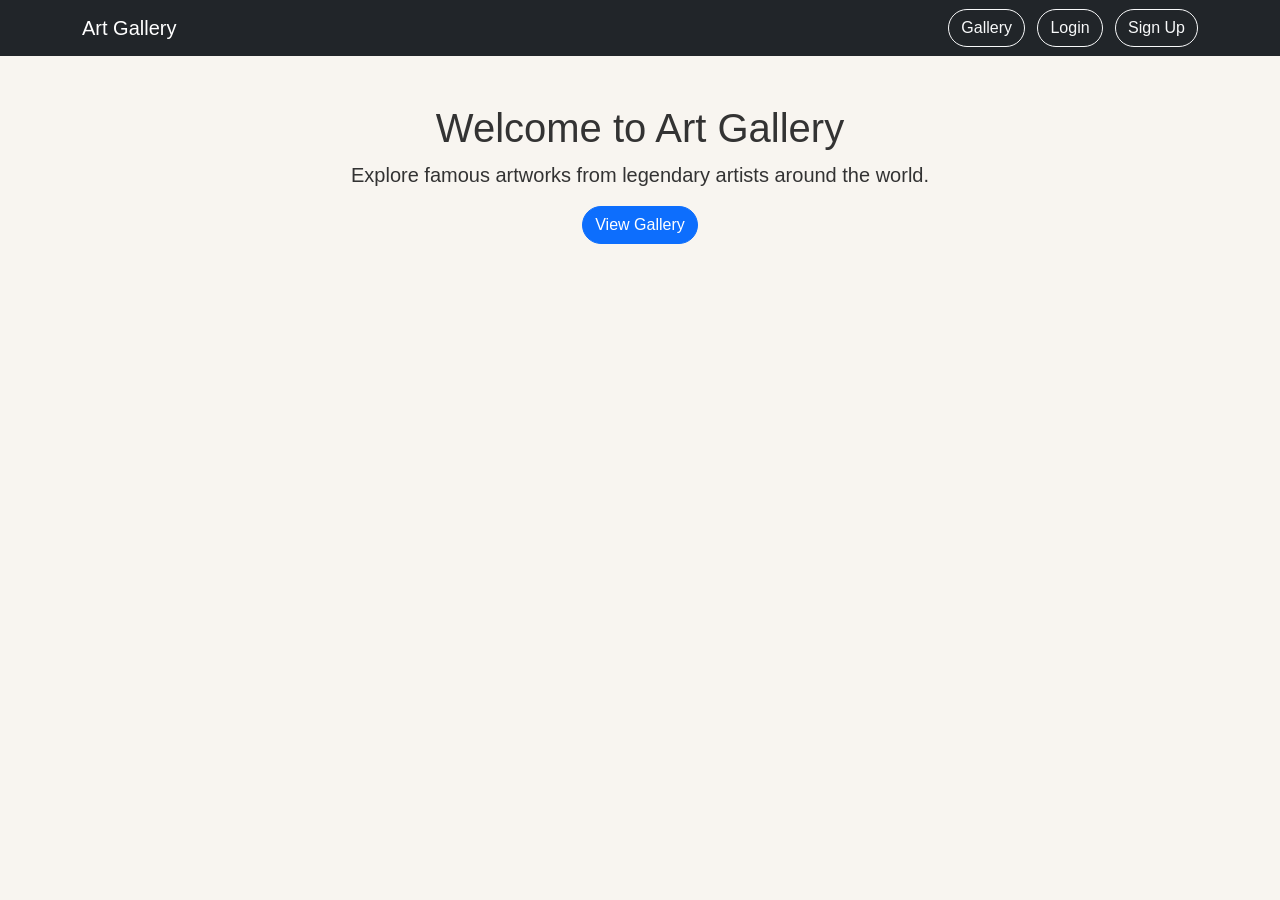
<file: index.html>
<!DOCTYPE html>
<html lang="en">
<head>
    <meta charset="UTF-8">
    <meta name="viewport" content="width=device-width, initial-scale=1.0">
    <title>Art Gallery</title>

    <!-- Bootstrap CSS -->
    <link href="https://cdn.jsdelivr.net/npm/bootstrap@5.3.3/dist/css/bootstrap.min.css" rel="stylesheet">

    <!-- CSS -->
    <link rel="stylesheet" href="css/style.css">
</head>
<body>

    <nav class="navbar navbar-expand-lg navbar-dark bg-dark">
        <div class="container">
            <a class="navbar-brand" href="index.html">Art Gallery</a>

            <div>
                <a class="btn btn-outline-light me-2" href="gallery.html">Gallery</a>
                <a class="btn btn-outline-light me-2" href="login.html">Login</a>
                <a class="btn btn-outline-light" href="signup.html">Sign Up</a>
            </div>
        </div>
    </nav>


    <section class="text-center p-5">
        <h1>Welcome to Art Gallery</h1>

        <p class="lead">
            Explore famous artworks from legendary artists around the world.
        </p>

        <a href="gallery.html" class="btn btn-primary">
            View Gallery
        </a>
    </section>

</body>
</html>
</file>
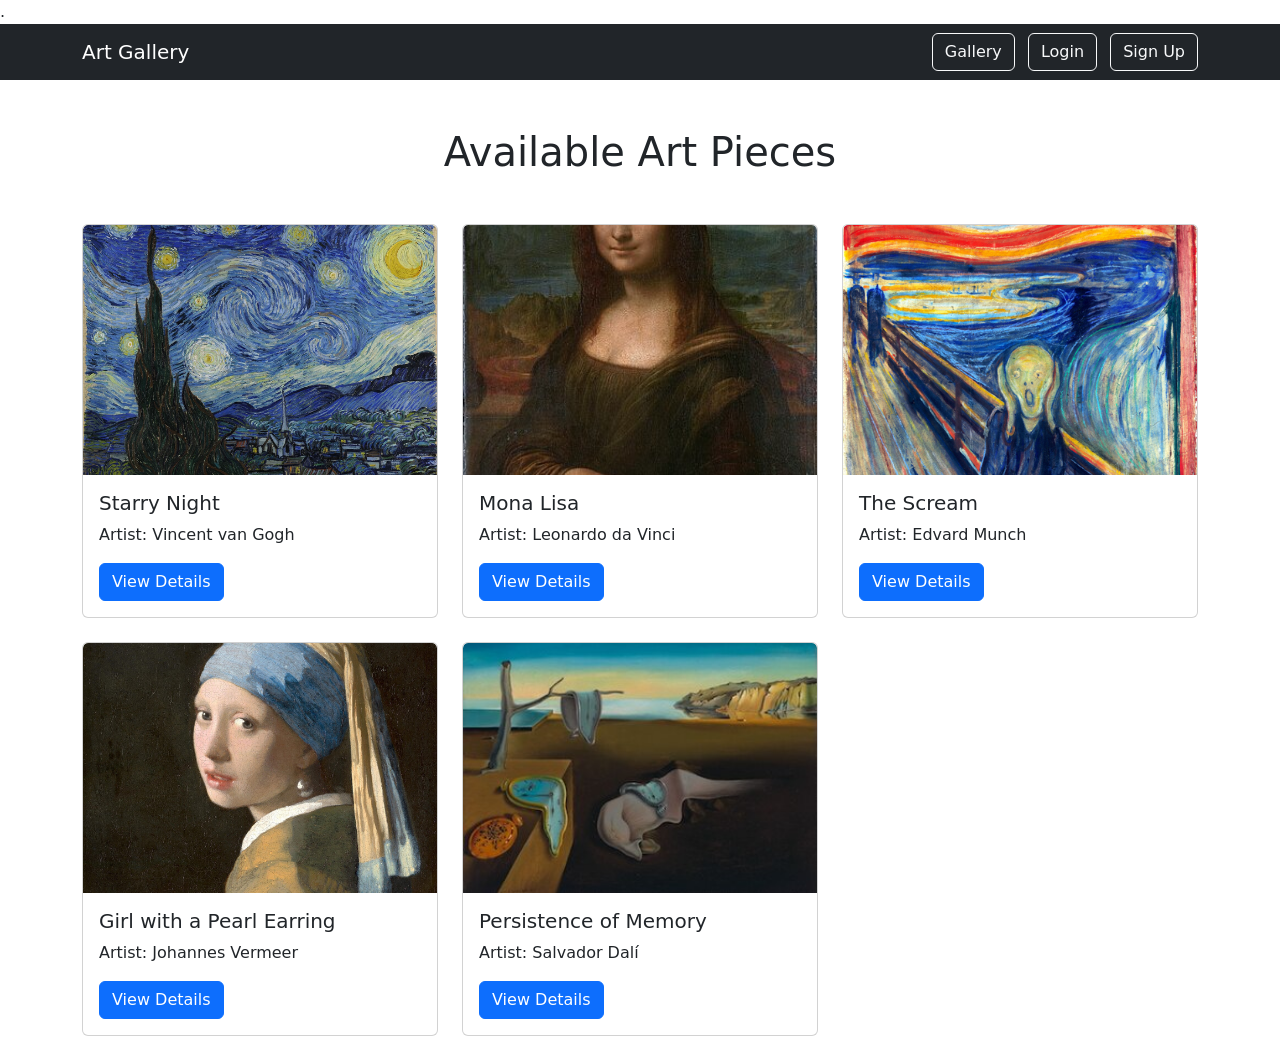
<file: gallery.html>
<!DOCTYPE html>
<html lang="en">

<head>
    <meta charset="UTF-8">
    <meta name="viewport" content="width=device-width, initial-scale=1.0">
    <title>Gallery - Art Gallery</title>

    .<link href="https://cdn.jsdelivr.net/npm/bootstrap@5.3.3/dist/css/bootstrap.min.css" rel="stylesheet">
<link rel="stylesheet" href="css/style.css"><link href="https://cdn.jsdelivr.net/npm/bootstrap@5.3.3/dist/css/bootstrap.min.css" rel="stylesheet">

</head>


<body>


<nav class="navbar navbar-expand-lg navbar-dark bg-dark">
    <div class="container">

        <a class="navbar-brand" href="index.html">
            Art Gallery
        </a>

        <div>
            <a class="btn btn-outline-light me-2" href="gallery.html">
                Gallery
            </a>

            <a class="btn btn-outline-light me-2" href="login.html">
                Login
            </a>

            <a class="btn btn-outline-light" href="signup.html">
                Sign Up
            </a>
        </div>

    </div>
</nav>



<div class="container mt-5">

    <h1 class="text-center mb-5">
        Available Art Pieces
    </h1>


    <div class="row">


        <!-- Starry Night -->
        <div class="col-md-4 mb-4">

            <div class="card">

                <img src="images/Van_Gogh_-_Starry_Night_-_Google_Art_Project.jpg.webp" class="card-img-top">

                <div class="card-body">

                    <h5 class="card-title">
                        Starry Night
                    </h5>

                    <p>
                        Artist: Vincent van Gogh
                    </p>

                    <a href="Starry-night.html" class="btn btn-primary">
                        View Details
                    </a>

                </div>

            </div>

        </div>




        <!-- Mona Lisa -->
        <div class="col-md-4 mb-4">

            <div class="card">

                <img src="images/Mona_Lisa,_by_Leonardo_da_Vinci,_from_C2RMF_natural_color.jpg" class="card-img-top">

                <div class="card-body">

                    <h5 class="card-title">
                        Mona Lisa
                    </h5>

                    <p>
                        Artist: Leonardo da Vinci
                    </p>

                    <a href="Mona-lisa.html" class="btn btn-primary">
                        View Details
                    </a>

                </div>

            </div>

        </div>




        <!-- The Scream -->
        <div class="col-md-4 mb-4">

            <div class="card">

                <img src="images/emu0002-the-scream-by-edvard-munch.webp" class="card-img-top">

                <div class="card-body">

                    <h5 class="card-title">
                        The Scream
                    </h5>

                    <p>
                        Artist: Edvard Munch
                    </p>

                    <a href="The -scream.html" class="btn btn-primary">
                        View Details
                    </a>

                </div>

            </div>

        </div>




        <!-- Girl with Pearl -->
        <div class="col-md-4 mb-4">

            <div class="card">

                <img src="images/1665_Girl_with_a_Pearl_Earring.jpg" class="card-img-top">

                <div class="card-body">

                    <h5 class="card-title">
                        Girl with a Pearl Earring
                    </h5>

                    <p>
                        Artist: Johannes Vermeer
                    </p>

                    <a href="the-girl-with-pearl.html" class="btn btn-primary">
                        View Details
                    </a>

                </div>

            </div>

        </div>




        <!-- Persistence of Memory -->
        <div class="col-md-4 mb-4">

            <div class="card">

                <img src="images/The_Persistence_of_Memory.jpg" class="card-img-top">

                <div class="card-body">

                    <h5 class="card-title">
                        Persistence of Memory
                    </h5>

                    <p>
                        Artist: Salvador Dalí
                    </p>

                    <a href="persistance-memory.html" class="btn btn-primary">
                        View Details
                    </a>

                </div>

            </div>

        </div>


    </div>

</div>



</body>
</html>
</file>
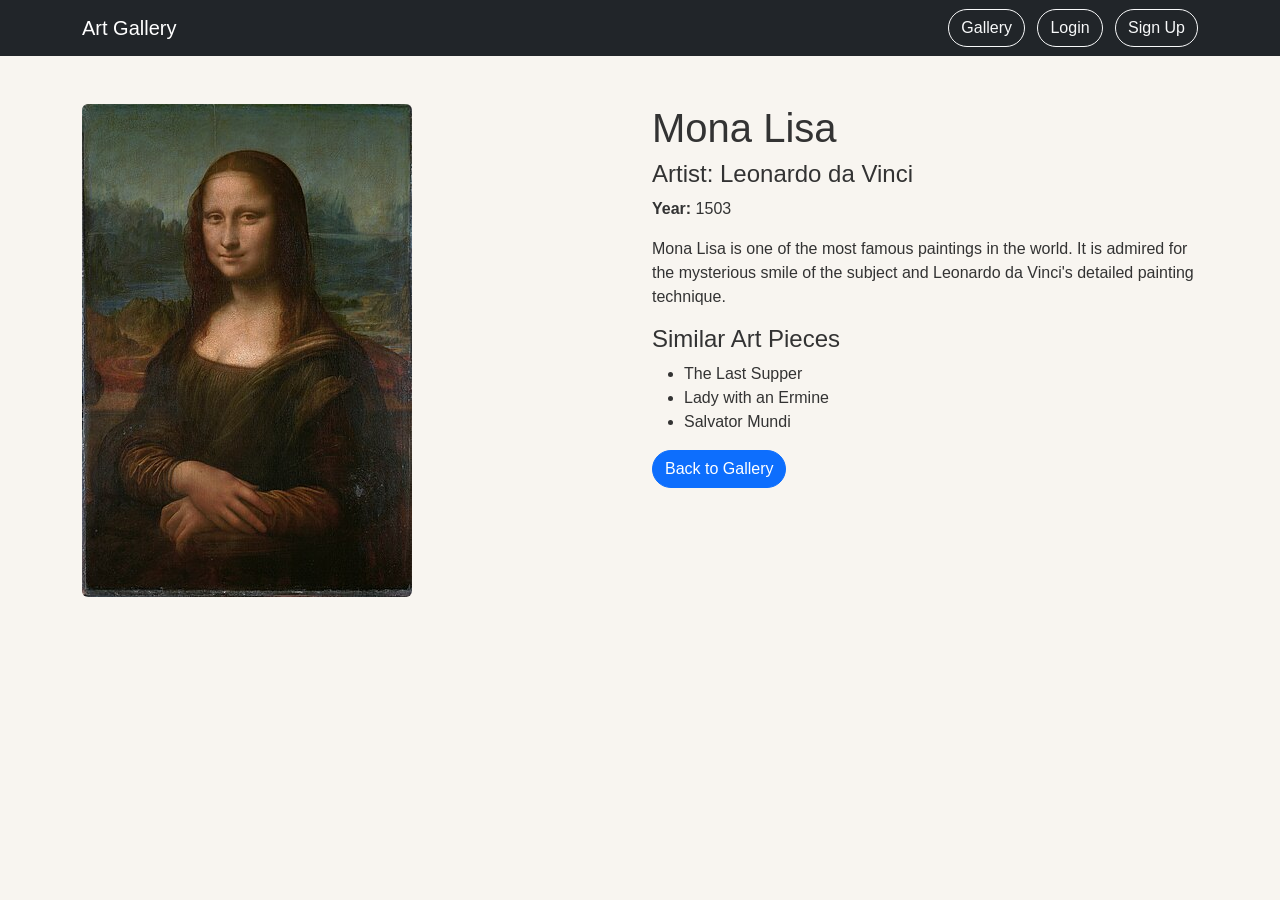
<file: Mona-lisa.html>
<!DOCTYPE html>
<html lang="en">

<head>
    <meta charset="UTF-8">
    <meta name="viewport" content="width=device-width, initial-scale=1.0">
    <title>Mona Lisa</title>

    <link href="https://cdn.jsdelivr.net/npm/bootstrap@5.3.3/dist/css/bootstrap.min.css" rel="stylesheet">

    <link rel="stylesheet" href="css/style.css">
</head>

<body>

<nav class="navbar navbar-expand-lg navbar-dark bg-dark">
    <div class="container">

        <a class="navbar-brand" href="index.html">
            Art Gallery
        </a>

        <div>
            <a class="btn btn-outline-light me-2" href="gallery.html">
                Gallery
            </a>

            <a class="btn btn-outline-light me-2" href="login.html">
                Login
            </a>

            <a class="btn btn-outline-light" href="signup.html">
                Sign Up
            </a>
        </div>

    </div>
</nav>


<div class="container mt-5">

    <div class="row">

        <div class="col-md-6">
            <img src="images/Mona_Lisa,_by_Leonardo_da_Vinci,_from_C2RMF_natural_color.jpg" class="img-fluid rounded">
        </div>


        <div class="col-md-6">

            <h1>Mona Lisa</h1>

            <h4>Artist: Leonardo da Vinci</h4>

            <p>
                <b>Year:</b> 1503
            </p>

            <p>
                Mona Lisa is one of the most famous paintings in the world.
                It is admired for the mysterious smile of the subject and
                Leonardo da Vinci's detailed painting technique.
            </p>


            <h4>Similar Art Pieces</h4>

            <ul>
                <li>The Last Supper</li>
                <li>Lady with an Ermine</li>
                <li>Salvator Mundi</li>
            </ul>


            <a href="gallery.html" class="btn btn-primary">
                Back to Gallery
            </a>

        </div>

    </div>

</div>


</body>
</html>
</file>
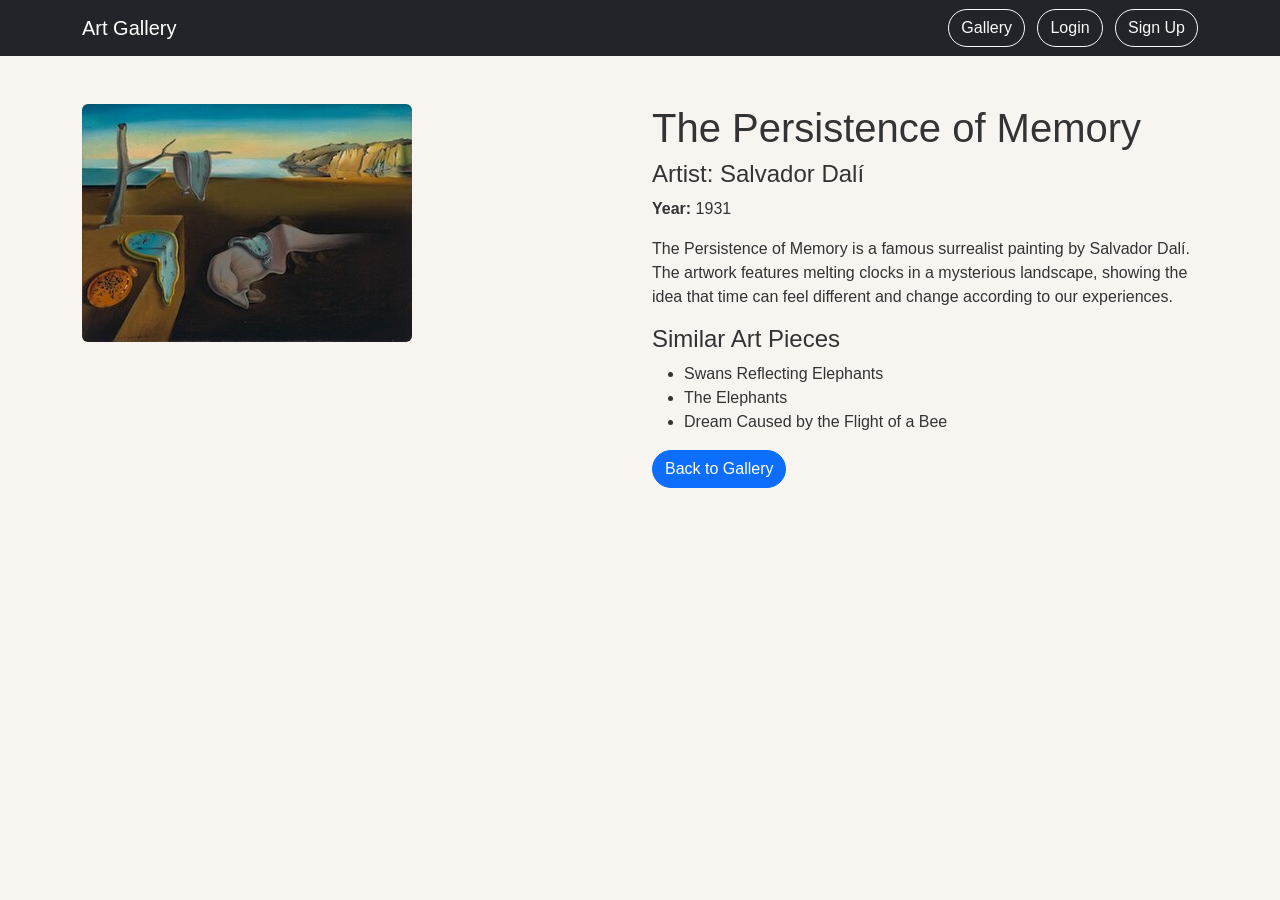
<file: persistance-memory.html>
<!DOCTYPE html>
<html lang="en">

<head>
    <meta charset="UTF-8">
    <meta name="viewport" content="width=device-width, initial-scale=1.0">
    <title>The Persistence of Memory</title>

    <link href="https://cdn.jsdelivr.net/npm/bootstrap@5.3.3/dist/css/bootstrap.min.css" rel="stylesheet">

    <link rel="stylesheet" href="css/style.css">
</head>

<body>

<nav class="navbar navbar-expand-lg navbar-dark bg-dark">
    <div class="container">

        <a class="navbar-brand" href="index.html">
            Art Gallery
        </a>

        <div>
            <a class="btn btn-outline-light me-2" href="gallery.html">
                Gallery
            </a>

            <a class="btn btn-outline-light me-2" href="login.html">
                Login
            </a>

            <a class="btn btn-outline-light" href="signup.html">
                Sign Up
            </a>
        </div>

    </div>
</nav>


<div class="container mt-5">

    <div class="row">

        <div class="col-md-6">

            <img src="images/The_Persistence_of_Memory.jpg" class="img-fluid rounded">

        </div>


        <div class="col-md-6">

            <h1>The Persistence of Memory</h1>

            <h4>Artist: Salvador Dalí</h4>

            <p>
                <b>Year:</b> 1931
            </p>

            <p>
                The Persistence of Memory is a famous surrealist painting by
                Salvador Dalí. The artwork features melting clocks in a
                mysterious landscape, showing the idea that time can feel
                different and change according to our experiences.
            </p>


            <h4>Similar Art Pieces</h4>

            <ul>
                <li>Swans Reflecting Elephants</li>
                <li>The Elephants</li>
                <li>Dream Caused by the Flight of a Bee</li>
            </ul>


            <a href="gallery.html" class="btn btn-primary">
                Back to Gallery
            </a>

        </div>

    </div>

</div>


</body>
</html>
</file>
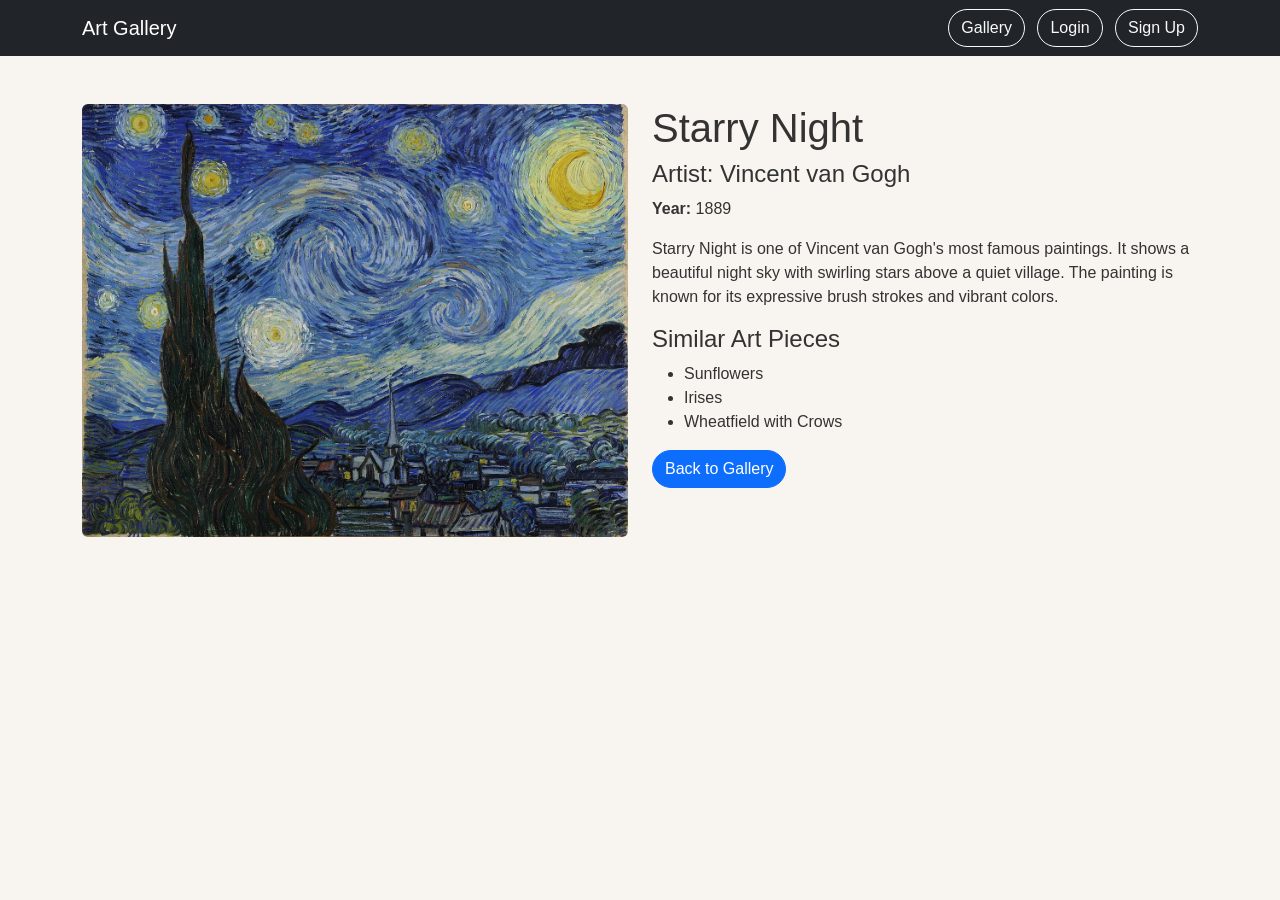
<file: Starry-night.html>
<!DOCTYPE html>
<html lang="en">

<head>
    <meta charset="UTF-8">
    <meta name="viewport" content="width=device-width, initial-scale=1.0">
    <title>Starry Night</title>

    <link href="https://cdn.jsdelivr.net/npm/bootstrap@5.3.3/dist/css/bootstrap.min.css" rel="stylesheet">

    <link rel="stylesheet" href="css/style.css">
</head>

<body>

<nav class="navbar navbar-expand-lg navbar-dark bg-dark">
    <div class="container">

        <a class="navbar-brand" href="index.html">
            Art Gallery
        </a>

        <div>
            <a class="btn btn-outline-light me-2" href="gallery.html">
                Gallery
            </a>

            <a class="btn btn-outline-light me-2" href="login.html">
                Login
            </a>

            <a class="btn btn-outline-light" href="signup.html">
                Sign Up
            </a>
        </div>

    </div>
</nav>


<div class="container mt-5">

    <div class="row">

        <div class="col-md-6">
            <img src="images/Van_Gogh_-_Starry_Night_-_Google_Art_Project.jpg.webp" class="img-fluid rounded">
        </div>


        <div class="col-md-6">

            <h1>Starry Night</h1>

            <h4>Artist: Vincent van Gogh</h4>

            <p>
                <b>Year:</b> 1889
            </p>

            <p>
                Starry Night is one of Vincent van Gogh's most famous paintings.
                It shows a beautiful night sky with swirling stars above a quiet village.
                The painting is known for its expressive brush strokes and vibrant colors.
            </p>


            <h4>Similar Art Pieces</h4>

            <ul>
                <li>Sunflowers</li>
                <li>Irises</li>
                <li>Wheatfield with Crows</li>
            </ul>


            <a href="gallery.html" class="btn btn-primary">
                Back to Gallery
            </a>

        </div>

    </div>

</div>


</body>
</html>
</file>
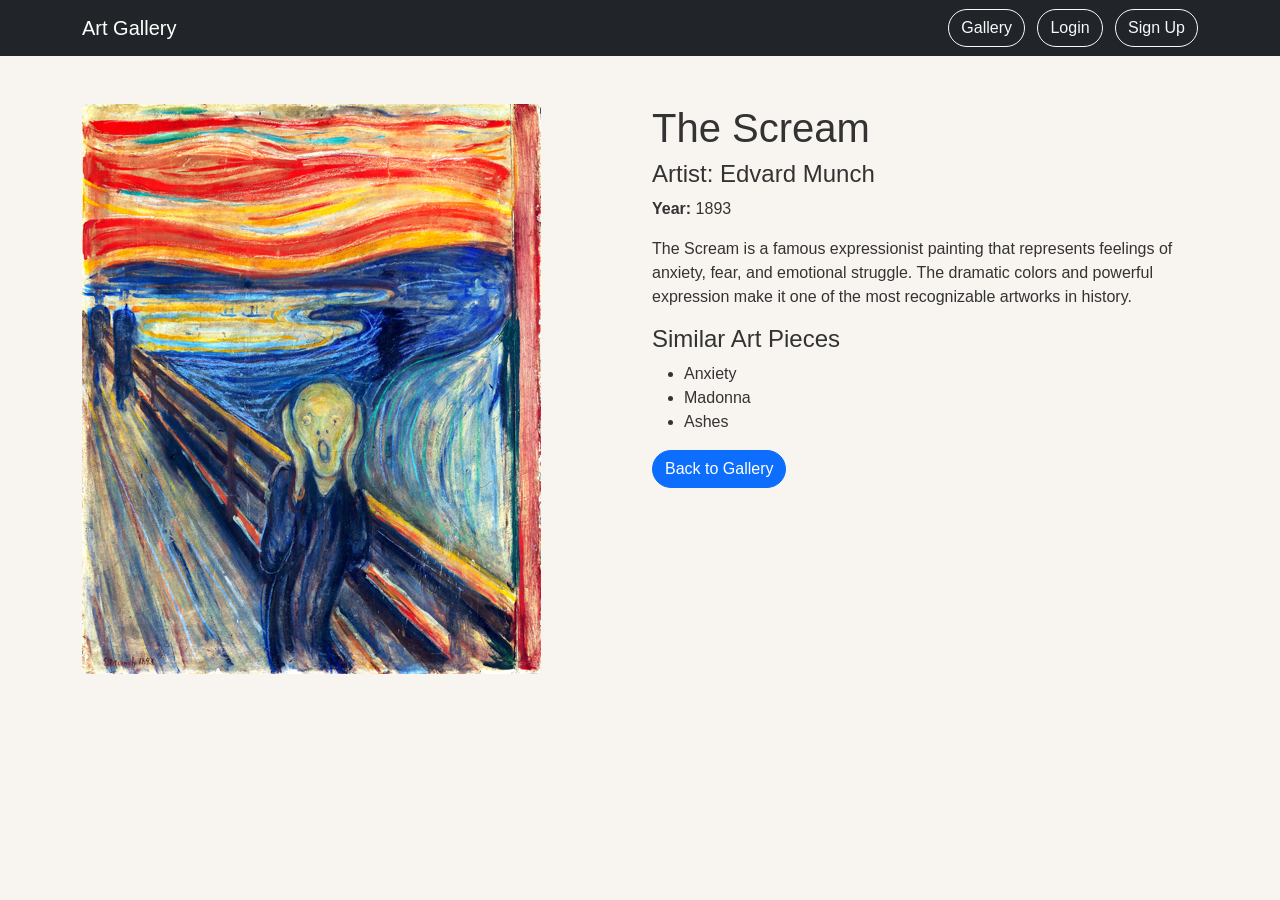
<file: The -scream.html>
<!DOCTYPE html>
<html lang="en">

<head>
    <meta charset="UTF-8">
    <meta name="viewport" content="width=device-width, initial-scale=1.0">
    <title>The Scream</title>

    <link href="https://cdn.jsdelivr.net/npm/bootstrap@5.3.3/dist/css/bootstrap.min.css" rel="stylesheet">

    <link rel="stylesheet" href="css/style.css">
</head>

<body>

<nav class="navbar navbar-expand-lg navbar-dark bg-dark">
    <div class="container">

        <a class="navbar-brand" href="index.html">
            Art Gallery
        </a>

        <div>
            <a class="btn btn-outline-light me-2" href="gallery.html">
                Gallery
            </a>

            <a class="btn btn-outline-light me-2" href="login.html">
                Login
            </a>

            <a class="btn btn-outline-light" href="signup.html">
                Sign Up
            </a>
        </div>

    </div>
</nav>


<div class="container mt-5">

    <div class="row">

        <div class="col-md-6">
            <img src="images/emu0002-the-scream-by-edvard-munch.webp" class="img-fluid rounded">
        </div>


        <div class="col-md-6">

            <h1>The Scream</h1>

            <h4>Artist: Edvard Munch</h4>

            <p>
                <b>Year:</b> 1893
            </p>

            <p>
                The Scream is a famous expressionist painting that represents
                feelings of anxiety, fear, and emotional struggle.
                The dramatic colors and powerful expression make it one of
                the most recognizable artworks in history.
            </p>


            <h4>Similar Art Pieces</h4>

            <ul>
                <li>Anxiety</li>
                <li>Madonna</li>
                <li>Ashes</li>
            </ul>


            <a href="gallery.html" class="btn btn-primary">
                Back to Gallery
            </a>

        </div>

    </div>

</div>


</body>
</html>
</file>
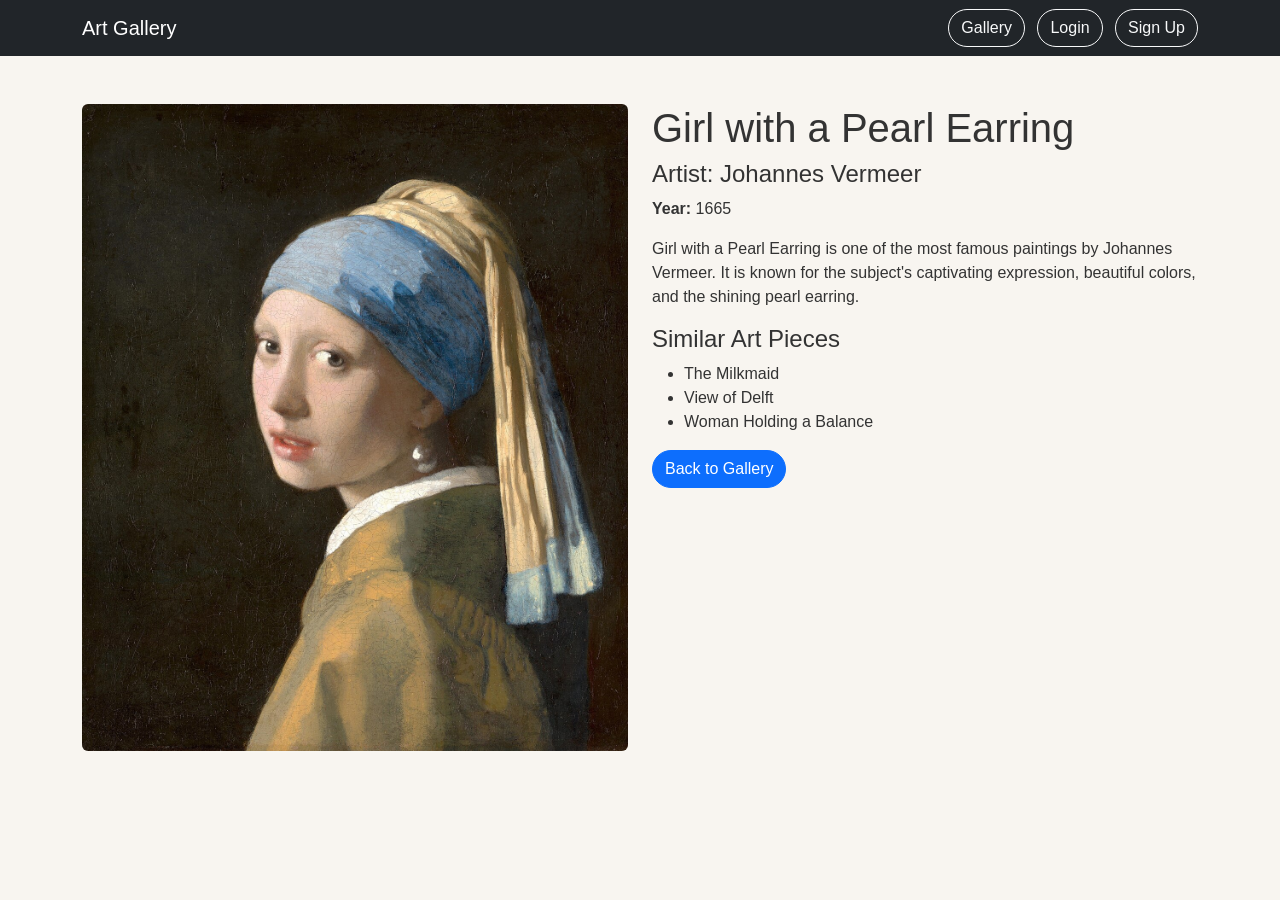
<file: the-girl-with-pearl.html>
<!DOCTYPE html>
<html lang="en">

<head>
    <meta charset="UTF-8">
    <meta name="viewport" content="width=device-width, initial-scale=1.0">
    <title>Girl with a Pearl Earring</title>

    <link href="https://cdn.jsdelivr.net/npm/bootstrap@5.3.3/dist/css/bootstrap.min.css" rel="stylesheet">

    <link rel="stylesheet" href="css/style.css">
</head>

<body>

<nav class="navbar navbar-expand-lg navbar-dark bg-dark">
    <div class="container">

        <a class="navbar-brand" href="index.html">
            Art Gallery
        </a>

        <div>
            <a class="btn btn-outline-light me-2" href="gallery.html">
                Gallery
            </a>

            <a class="btn btn-outline-light me-2" href="login.html">
                Login
            </a>

            <a class="btn btn-outline-light" href="signup.html">
                Sign Up
            </a>
        </div>

    </div>
</nav>


<div class="container mt-5">

    <div class="row">

        <div class="col-md-6">
            <img src="images/1665_Girl_with_a_Pearl_Earring.jpg" class="img-fluid rounded">
        </div>


        <div class="col-md-6">

            <h1>Girl with a Pearl Earring</h1>

            <h4>Artist: Johannes Vermeer</h4>

            <p>
                <b>Year:</b> 1665
            </p>

            <p>
                Girl with a Pearl Earring is one of the most famous paintings
                by Johannes Vermeer. It is known for the subject's captivating
                expression, beautiful colors, and the shining pearl earring.
            </p>


            <h4>Similar Art Pieces</h4>

            <ul>
                <li>The Milkmaid</li>
                <li>View of Delft</li>
                <li>Woman Holding a Balance</li>
            </ul>


            <a href="gallery.html" class="btn btn-primary">
                Back to Gallery
            </a>

        </div>

    </div>

</div>


</body>
</html>
</file>
<file: css/style.css>
{
    margin: 0;
    padding: 0;
    box-sizing: border-box;
    scroll-behavior: smooth;
}

body {
    font-family: 'Poppins', sans-serif;
    background: #f8f5f0;
    color: #333;
    animation: pageAppear 1s ease-in-out;
}


/* Page opening animation */
@keyframes pageAppear {

    from {
        opacity: 0;
        transform: translateY(30px);
    }

    to {
        opacity: 1;
        transform: translateY(0);
    }

}


/* =========================
   NAVBAR ANIMATION
========================= */

.navbar {
    animation: navSlide 1s ease;
}


@keyframes navSlide {

    from {
        transform: translateY(-100%);
        opacity: 0;
    }

    to {
        transform: translateY(0);
        opacity: 1;
    }

}


.nav-link {
    position: relative;
    transition: 0.3s;
}


.nav-link:hover {

    color: #b8860b !important;
    transform: translateY(-5px);

}


/* Underline animation */

.nav-link::after {

    content: "";
    position: absolute;
    width: 0;
    height: 3px;
    background: #b8860b;
    left: 0;
    bottom: 0;
    transition: 0.4s;

}


.nav-link:hover::after {

    width: 100%;

}


/* =========================
   HEADINGS
========================= */

h1,h2,h3 {

    animation: headingAnimation 1.2s ease;

}


@keyframes headingAnimation {

    from {

        opacity: 0;
        transform: translateX(-50px);

    }

    to {

        opacity: 1;
        transform: translateX(0);

    }

}


/* =========================
   GALLERY CARDS
========================= */


.card {

    border: none;
    border-radius: 20px;
    overflow: hidden;
    transition: 0.5s;
    animation: cardAppear 1s ease;

}



@keyframes cardAppear {

    from {

        opacity: 0;
        transform: scale(0.8);

    }


    to {

        opacity: 1;
        transform: scale(1);

    }

}



.card:hover {

    transform: translateY(-15px);
    box-shadow: 0 20px 40px rgba(0,0,0,0.2);

}



.card img {

    height: 250px;
    object-fit: cover;
    transition: 0.6s;

}



.card:hover img {

    transform: scale(1.15);

}




/* =========================
   BUTTON ANIMATION
========================= */


.btn {

    border-radius: 30px;
    transition: 0.4s;
}



.btn:hover {

    transform: scale(1.1);
    box-shadow: 0 10px 20px rgba(0,0,0,0.2);

}



/* =========================
   LOGIN & SIGNUP FORM
========================= */


form {

    background: white;
    padding: 30px;
    border-radius: 20px;
    animation: formAnimation 1s ease;
    box-shadow: 0 10px 30px rgba(0,0,0,0.15);

}



@keyframes formAnimation {

    from {

        opacity:0;
        transform: translateY(50px);

    }


    to {

        opacity:1;
        transform: translateY(0);

    }

}



input {

    transition: 0.3s;

}



input:focus {

    transform: scale(1.03);
    box-shadow: 0 0 10px #b8860b;

}



/* =========================
   ART DETAIL PAGE
========================= */


.art-image {

    width:100%;
    border-radius:25px;
    transition:0.6s;
    animation: imageEntry 1s ease;

}



@keyframes imageEntry {

    from {

        opacity:0;
        transform:rotateY(90deg);

    }


    to {

        opacity:1;
        transform:rotateY(0);

    }

}



.art-image:hover {

    transform:scale(1.05);

}




/* =========================
   DESCRIPTION BOX
========================= */


.description {

    background:white;
    padding:25px;
    border-radius:20px;
    animation: fadeBox 1.2s ease;

}



@keyframes fadeBox {

    from {

        opacity:0;
        transform:translateY(40px);

    }

    to {

        opacity:1;
        transform:translateY(0);

    }

}



/* =========================
   FLOATING EFFECT
========================= */


.float {

    animation: floating 3s infinite ease-in-out;

}



@keyframes floating {

    0% {

        transform:translateY(0);

    }


    50% {

        transform:translateY(-15px);

    }


    100% {

        transform:translateY(0);

    }

}



/* =========================
   FOOTER
========================= */


footer {

    animation: footerAnimation 1.5s ease;

}



@keyframes footerAnimation {

    from {

        opacity:0;

    }

    to {

        opacity:1;

    }

} {
    margin: 0;
    padding: 0;
    box-sizing: border-box;
    scroll-behavior: smooth;
}

body {
    font-family: 'Poppins', sans-serif;
    background: #f8f5f0;
    color: #333;
    animation: pageAppear 1s ease-in-out;
}


/* Page opening animation */
@keyframes pageAppear {

    from {
        opacity: 0;
        transform: translateY(30px);
    }

    to {
        opacity: 1;
        transform: translateY(0);
    }

}


/* =========================
   NAVBAR ANIMATION
========================= */

.navbar {
    animation: navSlide 1s ease;
}


@keyframes navSlide {

    from {
        transform: translateY(-100%);
        opacity: 0;
    }

    to {
        transform: translateY(0);
        opacity: 1;
    }

}


.nav-link {
    position: relative;
    transition: 0.3s;
}


.nav-link:hover {

    color: #b8860b !important;
    transform: translateY(-5px);

}


/* Underline animation */

.nav-link::after {

    content: "";
    position: absolute;
    width: 0;
    height: 3px;
    background: #b8860b;
    left: 0;
    bottom: 0;
    transition: 0.4s;

}


.nav-link:hover::after {

    width: 100%;

}


/* =========================
   HEADINGS
========================= */

h1,h2,h3 {

    animation: headingAnimation 1.2s ease;

}


@keyframes headingAnimation {

    from {

        opacity: 0;
        transform: translateX(-50px);

    }

    to {

        opacity: 1;
        transform: translateX(0);

    }

}


/* =========================
   GALLERY CARDS
========================= */


.card {

    border: none;
    border-radius: 20px;
    overflow: hidden;
    transition: 0.5s;
    animation: cardAppear 1s ease;

}



@keyframes cardAppear {

    from {

        opacity: 0;
        transform: scale(0.8);

    }


    to {

        opacity: 1;
        transform: scale(1);

    }

}



.card:hover {

    transform: translateY(-15px);
    box-shadow: 0 20px 40px rgba(0,0,0,0.2);

}



.card img {

    height: 250px;
    object-fit: cover;
    transition: 0.6s;

}



.card:hover img {

    transform: scale(1.15);

}




/* =========================
   BUTTON ANIMATION
========================= */


.btn {

    border-radius: 30px;
    transition: 0.4s;
}



.btn:hover {

    transform: scale(1.1);
    box-shadow: 0 10px 20px rgba(0,0,0,0.2);

}



/* =========================
   LOGIN & SIGNUP FORM
========================= */


form {

    background: white;
    padding: 30px;
    border-radius: 20px;
    animation: formAnimation 1s ease;
    box-shadow: 0 10px 30px rgba(0,0,0,0.15);

}



@keyframes formAnimation {

    from {

        opacity:0;
        transform: translateY(50px);

    }


    to {

        opacity:1;
        transform: translateY(0);

    }

}



input {

    transition: 0.3s;

}



input:focus {

    transform: scale(1.03);
    box-shadow: 0 0 10px #b8860b;

}



/* =========================
   ART DETAIL PAGE
========================= */


.art-image {

    width:100%;
    border-radius:25px;
    transition:0.6s;
    animation: imageEntry 1s ease;

}



@keyframes imageEntry {

    from {

        opacity:0;
        transform:rotateY(90deg);

    }


    to {

        opacity:1;
        transform:rotateY(0);

    }

}



.art-image:hover {

    transform:scale(1.05);

}




/* =========================
   DESCRIPTION BOX
========================= */


.description {

    background:white;
    padding:25px;
    border-radius:20px;
    animation: fadeBox 1.2s ease;

}



@keyframes fadeBox {

    from {

        opacity:0;
        transform:translateY(40px);

    }

    to {

        opacity:1;
        transform:translateY(0);

    }

}



/* =========================
   FLOATING EFFECT
========================= */


.float {

    animation: floating 3s infinite ease-in-out;

}



@keyframes floating {

    0% {

        transform:translateY(0);

    }


    50% {

        transform:translateY(-15px);

    }


    100% {

        transform:translateY(0);

    }

}



/* =========================
   FOOTER
========================= */


footer {

    animation: footerAnimation 1.5s ease;

}



@keyframes footerAnimation {

    from {

        opacity:0;

    }

    to {

        opacity:1;

    }

} {
    margin: 0;
    padding: 0;
    box-sizing: border-box;
    scroll-behavior: smooth;
}

body {
    font-family: 'Poppins', sans-serif;
    background: #f8f5f0;
    color: #333;
    animation: pageAppear 1s ease-in-out;
}


/* Page opening animation */
@keyframes pageAppear {

    from {
        opacity: 0;
        transform: translateY(30px);
    }

    to {
        opacity: 1;
        transform: translateY(0);
    }

}


/* =========================
   NAVBAR ANIMATION
========================= */

.navbar {
    animation: navSlide 1s ease;
}


@keyframes navSlide {

    from {
        transform: translateY(-100%);
        opacity: 0;
    }

    to {
        transform: translateY(0);
        opacity: 1;
    }

}


.nav-link {
    position: relative;
    transition: 0.3s;
}


.nav-link:hover {

    color: #b8860b !important;
    transform: translateY(-5px);

}


/* Underline animation */

.nav-link::after {

    content: "";
    position: absolute;
    width: 0;
    height: 3px;
    background: #b8860b;
    left: 0;
    bottom: 0;
    transition: 0.4s;

}


.nav-link:hover::after {

    width: 100%;

}


/* =========================
   HEADINGS
========================= */

h1,h2,h3 {

    animation: headingAnimation 1.2s ease;

}


@keyframes headingAnimation {

    from {

        opacity: 0;
        transform: translateX(-50px);

    }

    to {

        opacity: 1;
        transform: translateX(0);

    }

}


/* =========================
   GALLERY CARDS
========================= */


.card {

    border: none;
    border-radius: 20px;
    overflow: hidden;
    transition: 0.5s;
    animation: cardAppear 1s ease;

}



@keyframes cardAppear {

    from {

        opacity: 0;
        transform: scale(0.8);

    }


    to {

        opacity: 1;
        transform: scale(1);

    }

}



.card:hover {

    transform: translateY(-15px);
    box-shadow: 0 20px 40px rgba(0,0,0,0.2);

}



.card img {

    height: 250px;
    object-fit: cover;
    transition: 0.6s;

}



.card:hover img {

    transform: scale(1.15);

}




/* =========================
   BUTTON ANIMATION
========================= */


.btn {

    border-radius: 30px;
    transition: 0.4s;
}



.btn:hover {

    transform: scale(1.1);
    box-shadow: 0 10px 20px rgba(0,0,0,0.2);

}



/* =========================
   LOGIN & SIGNUP FORM
========================= */


form {

    background: white;
    padding: 30px;
    border-radius: 20px;
    animation: formAnimation 1s ease;
    box-shadow: 0 10px 30px rgba(0,0,0,0.15);

}



@keyframes formAnimation {

    from {

        opacity:0;
        transform: translateY(50px);

    }


    to {

        opacity:1;
        transform: translateY(0);

    }

}



input {

    transition: 0.3s;

}



input:focus {

    transform: scale(1.03);
    box-shadow: 0 0 10px #b8860b;

}



/* =========================
   ART DETAIL PAGE
========================= */


.art-image {

    width:100%;
    border-radius:25px;
    transition:0.6s;
    animation: imageEntry 1s ease;

}



@keyframes imageEntry {

    from {

        opacity:0;
        transform:rotateY(90deg);

    }


    to {

        opacity:1;
        transform:rotateY(0);

    }

}



.art-image:hover {

    transform:scale(1.05);

}




/* =========================
   DESCRIPTION BOX
========================= */


.description {

    background:white;
    padding:25px;
    border-radius:20px;
    animation: fadeBox 1.2s ease;

}



@keyframes fadeBox {

    from {

        opacity:0;
        transform:translateY(40px);

    }

    to {

        opacity:1;
        transform:translateY(0);

    }

}



/* =========================
   FLOATING EFFECT
========================= */


.float {

    animation: floating 3s infinite ease-in-out;

}



@keyframes floating {

    0% {

        transform:translateY(0);

    }


    50% {

        transform:translateY(-15px);

    }


    100% {

        transform:translateY(0);

    }

}



/* =========================
   FOOTER
========================= */


footer {

    animation: footerAnimation 1.5s ease;

}



@keyframes footerAnimation {

    from {

        opacity:0;

    }

    to {

        opacity:1;

    }

} {
    margin: 0;
    padding: 0;
    box-sizing: border-box;
    scroll-behavior: smooth;
}

body {
    font-family: 'Poppins', sans-serif;
    background: #f8f5f0;
    color: #333;
    animation: pageAppear 1s ease-in-out;
}


/* Page opening animation */
@keyframes pageAppear {

    from {
        opacity: 0;
        transform: translateY(30px);
    }

    to {
        opacity: 1;
        transform: translateY(0);
    }

}


/* =========================
   NAVBAR ANIMATION
========================= */

.navbar {
    animation: navSlide 1s ease;
}


@keyframes navSlide {

    from {
        transform: translateY(-100%);
        opacity: 0;
    }

    to {
        transform: translateY(0);
        opacity: 1;
    }

}


.nav-link {
    position: relative;
    transition: 0.3s;
}


.nav-link:hover {

    color: #b8860b !important;
    transform: translateY(-5px);

}


/* Underline animation */

.nav-link::after {

    content: "";
    position: absolute;
    width: 0;
    height: 3px;
    background: #b8860b;
    left: 0;
    bottom: 0;
    transition: 0.4s;

}


.nav-link:hover::after {

    width: 100%;

}


/* =========================
   HEADINGS
========================= */

h1,h2,h3 {

    animation: headingAnimation 1.2s ease;

}


@keyframes headingAnimation {

    from {

        opacity: 0;
        transform: translateX(-50px);

    }

    to {

        opacity: 1;
        transform: translateX(0);

    }

}


/* =========================
   GALLERY CARDS
========================= */


.card {

    border: none;
    border-radius: 20px;
    overflow: hidden;
    transition: 0.5s;
    animation: cardAppear 1s ease;

}



@keyframes cardAppear {

    from {

        opacity: 0;
        transform: scale(0.8);

    }


    to {

        opacity: 1;
        transform: scale(1);

    }

}



.card:hover {

    transform: translateY(-15px);
    box-shadow: 0 20px 40px rgba(0,0,0,0.2);

}



.card img {

    height: 250px;
    object-fit: cover;
    transition: 0.6s;

}



.card:hover img {

    transform: scale(1.15);

}




/* =========================
   BUTTON ANIMATION
========================= */


.btn {

    border-radius: 30px;
    transition: 0.4s;
}



.btn:hover {

    transform: scale(1.1);
    box-shadow: 0 10px 20px rgba(0,0,0,0.2);

}



/* =========================
   LOGIN & SIGNUP FORM
========================= */


form {

    background: white;
    padding: 30px;
    border-radius: 20px;
    animation: formAnimation 1s ease;
    box-shadow: 0 10px 30px rgba(0,0,0,0.15);

}



@keyframes formAnimation {

    from {

        opacity:0;
        transform: translateY(50px);

    }


    to {

        opacity:1;
        transform: translateY(0);

    }

}



input {

    transition: 0.3s;

}



input:focus {

    transform: scale(1.03);
    box-shadow: 0 0 10px #b8860b;

}



/* =========================
   ART DETAIL PAGE
========================= */


.art-image {

    width:100%;
    border-radius:25px;
    transition:0.6s;
    animation: imageEntry 1s ease;

}



@keyframes imageEntry {

    from {

        opacity:0;
        transform:rotateY(90deg);

    }


    to {

        opacity:1;
        transform:rotateY(0);

    }

}



.art-image:hover {

    transform:scale(1.05);

}




/* =========================
   DESCRIPTION BOX
========================= */


.description {

    background:white;
    padding:25px;
    border-radius:20px;
    animation: fadeBox 1.2s ease;

}



@keyframes fadeBox {

    from {

        opacity:0;
        transform:translateY(40px);

    }

    to {

        opacity:1;
        transform:translateY(0);

    }

}



/* =========================
   FLOATING EFFECT
========================= */


.float {

    animation: floating 3s infinite ease-in-out;

}



@keyframes floating {

    0% {

        transform:translateY(0);

    }


    50% {

        transform:translateY(-15px);

    }


    100% {

        transform:translateY(0);

    }

}



/* =========================
   FOOTER
========================= */


footer {

    animation: footerAnimation 1.5s ease;

}



@keyframes footerAnimation {

    from {

        opacity:0;

    }

    to {

        opacity:1;

    }

}
</file>
